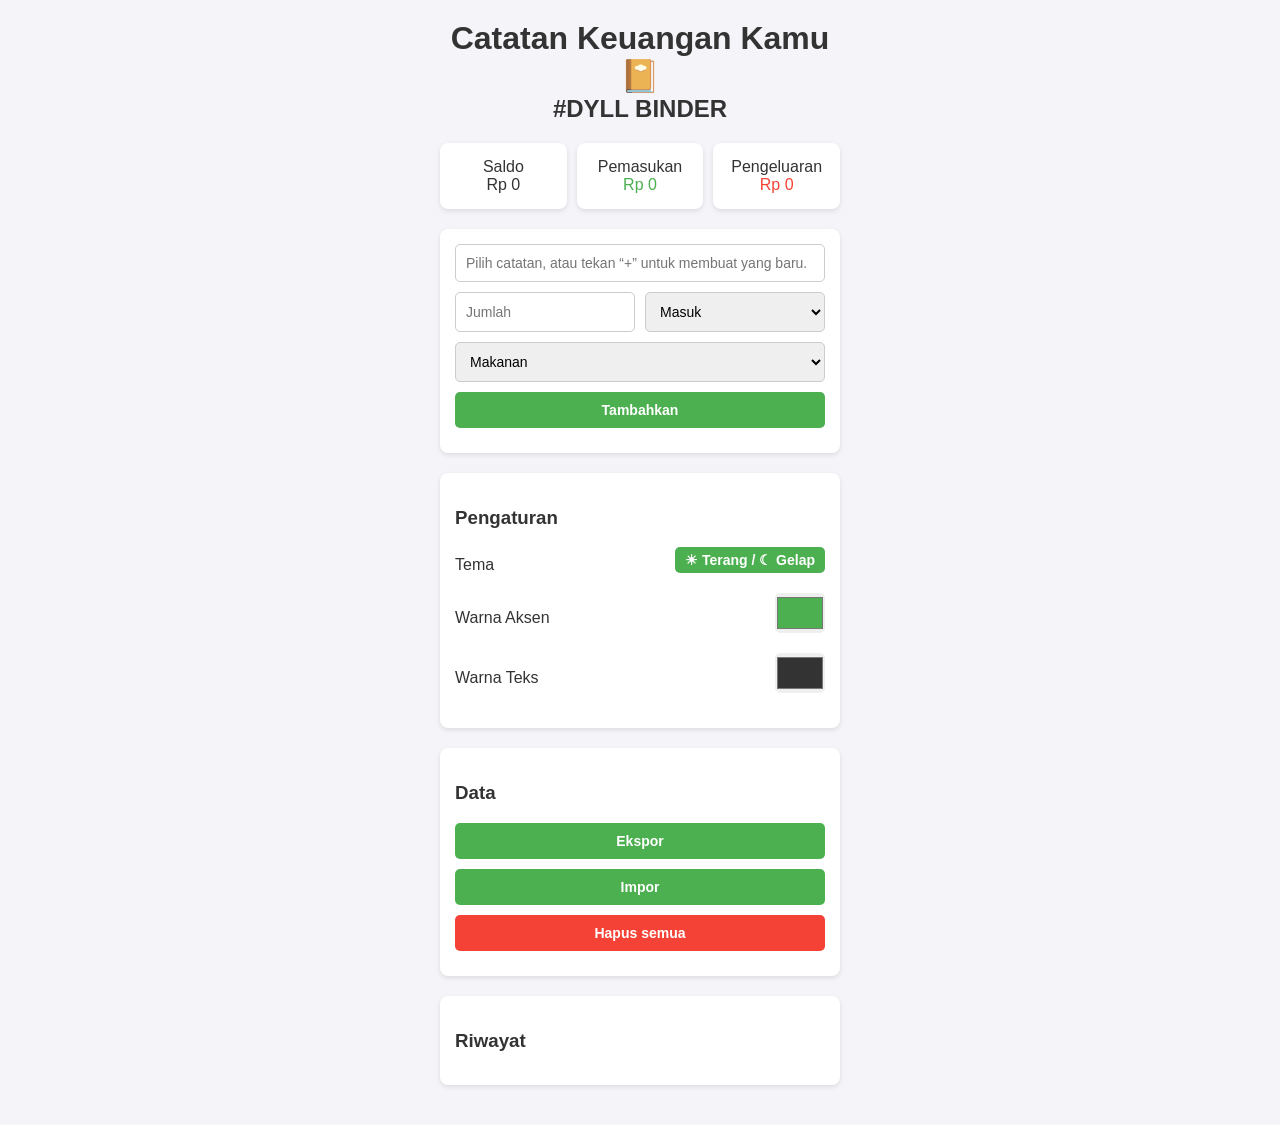
<file: index.html>
<!DOCTYPE html>
<html lang="id">
<head>
    <meta charset="UTF-8">
    <meta name="viewport" content="width=device-width, initial-scale=1.0">
    <title>DYLL BINDER - Catatan Keuangan</title>
    <link rel="stylesheet" href="style.css">
</head>
<body>
    <div class="container">
        <header>
            <h1>Catatan Keuangan Kamu📔</h1>
            <h2>#DYLL BINDER</h2>
        </header>

        <section class="summary">
            <div class="card">Saldo<br><span id="saldo">Rp 0</span></div>
            <div class="card income">Pemasukan<br><span id="pemasukan">Rp 0</span></div>
            <div class="card expense">Pengeluaran<br><span id="pengeluaran">Rp 0</span></div>
        </section>

        <section class="form">
            <input type="text" id="catatan" placeholder="Pilih catatan, atau tekan “+” untuk membuat yang baru.">
            <div class="input-group">
                <input type="number" id="jumlah" placeholder="Jumlah">
                <select id="tipe">
                    <option value="masuk">Masuk</option>
                    <option value="keluar">Keluar</option>
                </select>
            </div>
            <select id="kategori">
                <option value="Makanan">Makanan</option>
                <option value="Transportasi">Transportasi</option>
                <option value="Kuliah">Kuliah</option>
                <option value="Belanja">Belanja</option>
                <option value="Hiburan">Hiburan</option>
                <option value="Lainnya">Lainnya</option>
            </select>
            <button id="btnTambah">Tambahkan</button>
        </section>

        <section class="settings">
            <h3>Pengaturan</h3>
            <div class="setting-item">
                <label>Tema</label>
                <button id="btnTema">☀ Terang / ☾ Gelap</button>
            </div>
            <div class="setting-item">
                <label>Warna Aksen</label>
                <input type="color" id="warnaAksen" value="#4CAF50">
            </div>
            <div class="setting-item">
                <label>Warna Teks</label>
                <input type="color" id="warnaTeks" value="#333333">
            </div>
        </section>

        <section class="data-actions">
            <h3>Data</h3>
            <button id="btnEkspor">Ekspor</button>
            <button id="btnImpor">Impor</button>
            <input type="file" id="fileImpor" accept=".json" hidden>
            <button id="btnHapus" class="danger">Hapus semua</button>
        </section>

        <section class="history">
            <h3>Riwayat</h3>
            <ul id="listCatatan"></ul>
        </section>
    </div>
    <script src="script.js"></script>
</body>
</html>
</file>
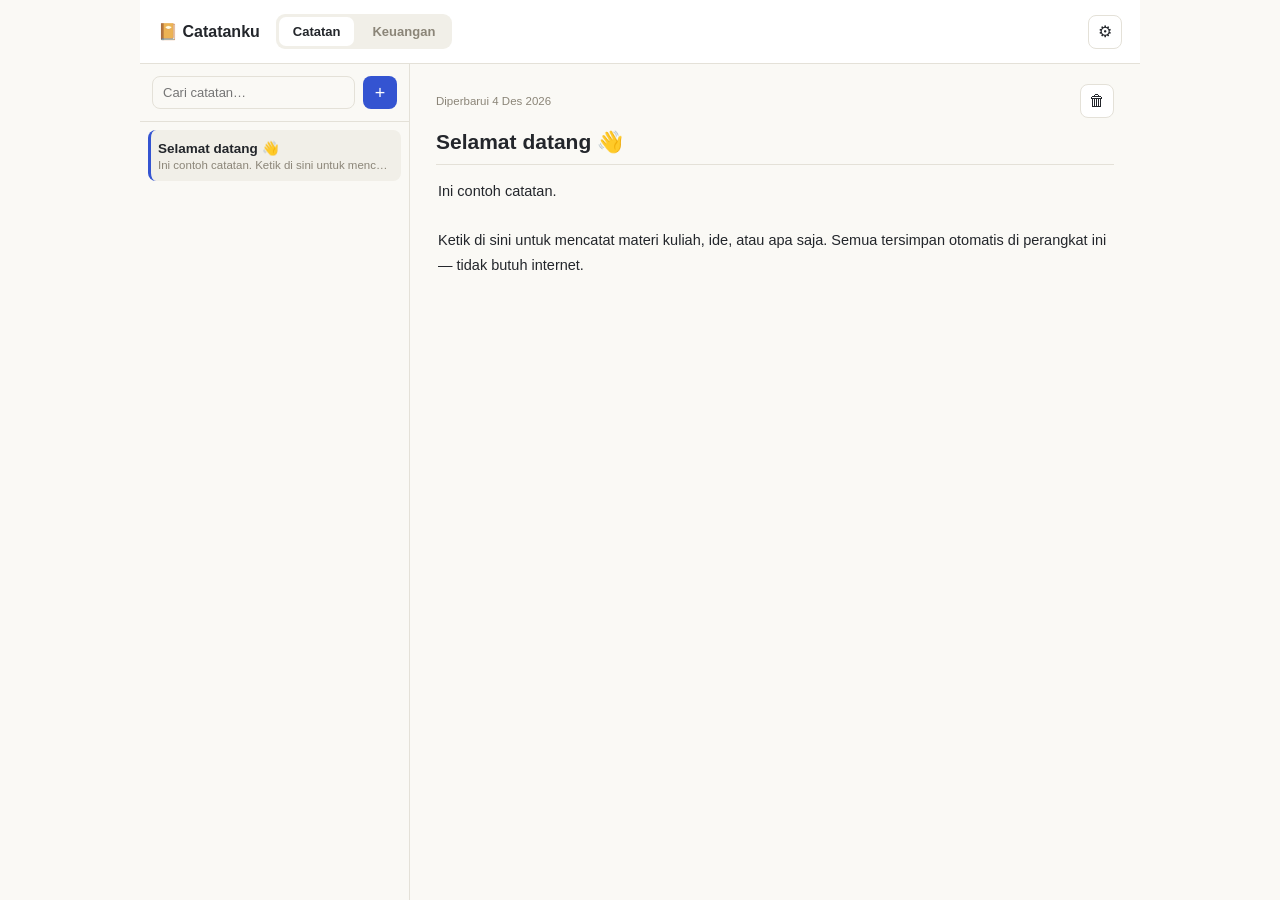
<file: catatanku.html>
<!DOCTYPE html>
<html lang="id" data-theme="light">
<head>
<meta charset="UTF-8" />
<meta name="viewport" content="width=device-width, initial-scale=1, viewport-fit=cover" />
<title>Catatanku — Catatan &amp; Keuangan</title>
<style>
  :root{
    --accent:#3454D1;
    --text:#23262B;
    --bg:#FAF9F5;
    --surface:#FFFFFF;
    --surface-2:#F1EFE8;
    --line:#E4E1D8;
    --muted:#8B8578;
    --danger:#C24B4B;
    --income:#2F8F5B;
    --radius:10px;
  }
  html[data-theme="dark"]{
    --bg:#15171B; --surface:#1C1F24; --surface-2:#23262C; --line:#2C2F36; --muted:#8B909B;
  }
  *{box-sizing:border-box;}
  html,body{height:100%;margin:0;}
  body{
    background:var(--bg); color:var(--text);
    font-family:-apple-system,BlinkMacSystemFont,"Segoe UI",Roboto,Arial,sans-serif;
    font-size:15.5px;
    padding-top:env(safe-area-inset-top,0px);
    padding-bottom:env(safe-area-inset-bottom,0px);
  }
  button,input,textarea,select{font-family:inherit;color:inherit;}
  button{cursor:pointer;}

  .app{display:flex;flex-direction:column;height:100vh;height:100dvh;max-width:1000px;margin:0 auto;}

  /* ---- Header ---- */
  header{
    display:flex;align-items:center;gap:10px;
    padding:14px 18px;border-bottom:1px solid var(--line);
    background:var(--surface);
  }
  header h1{font-size:16px;margin:0;font-weight:700;flex:0 0 auto;}
  .tabs{display:flex;gap:4px;background:var(--surface-2);padding:3px;border-radius:9px;margin-left:6px;}
  .tab-btn{border:none;background:none;padding:7px 14px;border-radius:7px;font-size:13px;font-weight:600;color:var(--muted);}
  .tab-btn.active{background:var(--surface);color:var(--text);}
  .spacer{flex:1;}
  .icon-btn{border:1px solid var(--line);background:var(--surface);border-radius:8px;width:34px;height:34px;display:flex;align-items:center;justify-content:center;font-size:16px;}
  .icon-btn:hover{background:var(--surface-2);}

  /* ---- Panels ---- */
  main{flex:1;min-height:0;position:relative;}
  .panel{display:none;height:100%;overflow:auto;}
  .panel.active{display:flex;flex-direction:column;}

  /* ===== Catatan ===== */
  #panel-notes{flex-direction:row;}
  .notes-side{width:270px;flex:0 0 auto;border-right:1px solid var(--line);display:flex;flex-direction:column;min-height:0;}
  .notes-side__top{padding:12px;display:flex;gap:8px;border-bottom:1px solid var(--line);}
  .notes-side__top input{flex:1;border:1px solid var(--line);border-radius:8px;padding:8px 10px;font-size:13px;outline:none;background:var(--bg);}
  .notes-side__top input:focus{border-color:var(--accent);}
  .btn-add{background:var(--accent);color:#fff;border:none;border-radius:8px;width:34px;font-size:18px;line-height:1;}
  .note-list{overflow-y:auto;flex:1;padding:8px;}
  .note-item{width:100%;text-align:left;border:none;background:none;padding:10px 10px;border-radius:8px;margin-bottom:2px;}
  .note-item:hover{background:var(--surface-2);}
  .note-item.active{background:var(--surface-2);border-left:3px solid var(--accent);padding-left:7px;}
  .note-item__title{font-weight:600;font-size:13.5px;margin:0 0 3px;white-space:nowrap;overflow:hidden;text-overflow:ellipsis;}
  .note-item__snip{font-size:11.5px;color:var(--muted);margin:0;white-space:nowrap;overflow:hidden;text-overflow:ellipsis;}
  .empty-hint{padding:30px 16px;text-align:center;color:var(--muted);font-size:12.5px;}

  .note-edit{flex:1;display:flex;flex-direction:column;padding:20px 26px;min-height:0;}
  .note-edit__bar{display:flex;align-items:center;gap:8px;margin-bottom:8px;}
  .note-edit__bar .muted{font-size:11.5px;color:var(--muted);flex:1;}
  .note-edit input.title{border:none;outline:none;background:none;font-size:21px;font-weight:700;padding:4px 0 10px;border-bottom:1px solid var(--line);margin-bottom:12px;}
  .note-edit textarea{flex:1;border:none;outline:none;resize:none;background:none;font-size:14.5px;line-height:1.7;min-height:0;}
  .note-edit__empty{margin:auto;color:var(--muted);text-align:center;font-size:13px;}

  /* ===== Keuangan ===== */
  #panel-finance{padding:20px 24px;}
  .fin-summary{display:flex;gap:12px;margin-bottom:18px;flex-wrap:wrap;}
  .fin-card{flex:1;min-width:130px;background:var(--surface);border:1px solid var(--line);border-radius:var(--radius);padding:13px 16px;}
  .fin-card__label{font-size:11.5px;color:var(--muted);display:block;margin-bottom:4px;}
  .fin-card__val{font-size:19px;font-weight:700;}
  .fin-card.income .fin-card__val{color:var(--income);}
  .fin-card.expense .fin-card__val{color:var(--danger);}

  .fin-form{display:flex;gap:8px;flex-wrap:wrap;background:var(--surface);border:1px solid var(--line);border-radius:var(--radius);padding:12px;margin-bottom:16px;}
  .fin-form input,.fin-form select{border:1px solid var(--line);border-radius:8px;padding:8px 10px;font-size:13px;background:var(--bg);outline:none;}
  .fin-form input:focus,.fin-form select:focus{border-color:var(--accent);}
  .fin-form input[name="desc"]{flex:1;min-width:120px;}
  .fin-form input[name="amount"]{width:120px;}
  .fin-form button{background:var(--accent);color:#fff;border:none;border-radius:8px;padding:8px 16px;font-weight:700;font-size:13px;}

  .tx-row{display:flex;align-items:center;gap:10px;background:var(--surface);border:1px solid var(--line);border-radius:8px;padding:10px 12px;margin-bottom:6px;}
  .tx-row__dot{width:8px;height:8px;border-radius:50%;flex:0 0 auto;}
  .tx-row__info{flex:1;min-width:0;}
  .tx-row__desc{font-size:13.5px;font-weight:600;margin:0;white-space:nowrap;overflow:hidden;text-overflow:ellipsis;}
  .tx-row__sub{font-size:11px;color:var(--muted);}
  .tx-row__amt{font-weight:700;font-size:13.5px;white-space:nowrap;}
  .tx-row__amt.in{color:var(--income);}
  .tx-row__amt.out{color:var(--danger);}
  .tx-row__del{background:none;border:none;color:var(--muted);font-size:15px;padding:2px 4px;}
  .tx-row__del:hover{color:var(--danger);}

  /* ===== Pengaturan (popover) ===== */
  .settings-pop{
    position:absolute;top:52px;right:16px;background:var(--surface);border:1px solid var(--line);
    border-radius:12px;padding:16px;width:250px;box-shadow:0 8px 24px rgba(0,0,0,.12);
    display:none;z-index:20;
  }
  .settings-pop.open{display:block;}
  .settings-pop h4{margin:0 0 10px;font-size:12.5px;text-transform:uppercase;letter-spacing:.03em;color:var(--muted);}
  .settings-pop h4:not(:first-child){margin-top:16px;}
  .swatch-row{display:flex;gap:8px;flex-wrap:wrap;margin-bottom:8px;}
  .swatch{width:24px;height:24px;border-radius:50%;border:2px solid transparent;}
  .swatch.active{border-color:var(--text);}
  .row{display:flex;align-items:center;justify-content:space-between;font-size:13px;margin-bottom:6px;}
  .row input[type="color"]{width:36px;height:24px;border:1px solid var(--line);border-radius:6px;padding:1px;background:none;}
  .theme-switch{display:flex;background:var(--surface-2);border-radius:8px;padding:2px;gap:2px;}
  .theme-switch button{flex:1;border:none;background:none;padding:6px 0;border-radius:6px;font-size:12px;color:var(--muted);}
  .theme-switch button.active{background:var(--surface);color:var(--text);}
  .data-row{display:flex;gap:6px;margin-top:10px;flex-wrap:wrap;}
  .data-row button{font-size:11.5px;padding:6px 9px;border-radius:7px;border:1px solid var(--line);background:var(--bg);}
  .data-row button:hover{background:var(--surface-2);}

  /* ---- Responsif ---- */
  @media (max-width:700px){
    #panel-notes{flex-direction:column;}
    .notes-side{width:100%;border-right:none;border-bottom:1px solid var(--line);max-height:38vh;}
    .note-edit{padding:16px;}
    header h1{display:none;}
    .settings-pop{right:10px;left:10px;width:auto;}
  }
  @media (prefers-reduced-motion:reduce){*{transition:none!important;}}
  button:focus-visible,input:focus-visible,textarea:focus-visible{outline:2px solid var(--accent);outline-offset:2px;}
</style>
</head>
<body>
<div class="app">

  <header>
    <h1>📔 Catatanku</h1>
    <div class="tabs">
      <button class="tab-btn active" data-tab="notes">Catatan</button>
      <button class="tab-btn" data-tab="finance">Keuangan</button>
    </div>
    <div class="spacer"></div>
    <button class="icon-btn" id="btnSettings" title="Pengaturan tampilan">⚙</button>
  </header>

  <main>
    <!-- ===== CATATAN ===== -->
    <section class="panel active" id="panel-notes">
      <div class="notes-side">
        <div class="notes-side__top">
          <input type="search" id="searchInput" placeholder="Cari catatan…" />
          <button class="btn-add" id="btnNewNote" title="Catatan baru">+</button>
        </div>
        <div class="note-list" id="noteList"></div>
      </div>
      <div class="note-edit" id="noteEdit">
        <div class="note-edit__empty" id="noteEmpty">Pilih catatan, atau tekan “+” untuk membuat yang baru.</div>
        <div id="noteForm" style="display:none;flex:1;flex-direction:column;min-height:0;">
          <div class="note-edit__bar">
            <span class="muted" id="noteMeta"></span>
            <button class="icon-btn" id="btnDeleteNote" title="Hapus">🗑</button>
          </div>
          <input class="title" id="noteTitle" placeholder="Judul catatan" />
          <textarea id="noteContent" placeholder="Tulis materi kuliah, ide, atau apa pun di sini…"></textarea>
        </div>
      </div>
    </section>

    <!-- ===== KEUANGAN ===== -->
    <section class="panel" id="panel-finance">
      <div class="fin-summary">
        <div class="fin-card"><span class="fin-card__label">Saldo</span><span class="fin-card__val" id="statBalance">Rp 0</span></div>
        <div class="fin-card income"><span class="fin-card__label">Pemasukan</span><span class="fin-card__val" id="statIncome">Rp 0</span></div>
        <div class="fin-card expense"><span class="fin-card__label">Pengeluaran</span><span class="fin-card__val" id="statExpense">Rp 0</span></div>
      </div>

      <form class="fin-form" id="txForm">
        <select name="type">
          <option value="expense">Keluar</option>
          <option value="income">Masuk</option>
        </select>
        <input name="desc" placeholder="Catatan (mis. Makan siang)" />
        <input name="amount" type="number" min="0" placeholder="Jumlah (Rp)" required />
        <select name="category">
          <option>Makanan</option><option>Transportasi</option><option>Kuliah</option>
          <option>Belanja</option><option>Hiburan</option><option>Lainnya</option>
        </select>
        <button type="submit">Tambah</button>
      </form>

      <div id="txList"></div>
    </section>
  </main>

  <!-- ===== POPOVER PENGATURAN ===== -->
  <div class="settings-pop" id="settingsPop">
    <h4>Warna aksen</h4>
    <div class="swatch-row" id="accentSwatches"></div>
    <div class="row"><span>Kustom</span><input type="color" id="accentCustom" /></div>

    <h4>Warna teks</h4>
    <div class="row"><span>Kustom</span><input type="color" id="textCustom" /></div>

    <h4>Tema</h4>
    <div class="theme-switch">
      <button data-theme="light" class="active">☀ Terang</button>
      <button data-theme="dark">☾ Gelap</button>
    </div>

    <h4>Data</h4>
    <div class="data-row">
      <button id="btnExport">Ekspor</button>
      <label for="importFile" style="font-size:11.5px;padding:6px 9px;border-radius:7px;border:1px solid var(--line);background:var(--bg);">Impor</label>
      <input type="file" id="importFile" accept="application/json" hidden />
      <button id="btnReset">Hapus semua</button>
    </div>
  </div>
</div>

<script>
(function(){
  "use strict";
  var KEY = "catatanku_simple_v1";

  var ACCENTS = ["#3454D1","#2F8F5B","#A5354B","#B8862B","#1F8A8C","#C2568B"];
  var CAT_COLORS = {Makanan:"#3454D1",Transportasi:"#2F8F5B",Kuliah:"#A5354B",Belanja:"#B8862B",Hiburan:"#1F8A8C",Lainnya:"#C2568B"};

  function uid(){ return Date.now().toString(36) + Math.random().toString(36).slice(2,8); }

  function defaultData(){
    return {
      notes: [
        { id: uid(), title: "Selamat datang 👋", content: "Ini contoh catatan.\n\nKetik di sini untuk mencatat materi kuliah, ide, atau apa saja. Semua tersimpan otomatis di perangkat ini — tidak butuh internet.", updatedAt: Date.now() }
      ],
      expenses: [],
      settings: { accent: "#3454D1", text: "#23262B", theme: "light" }
    };
  }

  function load(){
    try{
      var raw = localStorage.getItem(KEY);
      if(!raw) return defaultData();
      var d = JSON.parse(raw);
      var def = defaultData();
      return {
        notes: Array.isArray(d.notes) ? d.notes : def.notes,
        expenses: Array.isArray(d.expenses) ? d.expenses : def.expenses,
        settings: Object.assign(def.settings, d.settings || {})
      };
    }catch(e){
      console.error("Gagal memuat data, memakai data awal.", e);
      return defaultData();
    }
  }

  var DATA = load();
  var state = { tab: "notes", currentNoteId: DATA.notes[0] ? DATA.notes[0].id : null, search: "" };

  function save(){
    try{ localStorage.setItem(KEY, JSON.stringify(DATA)); }
    catch(e){ console.error("Gagal menyimpan", e); }
  }

  function fmtRp(n){
    var sign = n < 0 ? "-" : "";
    return sign + "Rp " + Math.abs(Math.round(n)).toLocaleString("id-ID");
  }
  function fmtDate(ts){
    return new Date(ts).toLocaleDateString("id-ID",{day:"numeric",month:"short",year:"numeric"});
  }
  function esc(s){
    return (s||"").replace(/[&<>"']/g, function(c){
      return {"&":"&amp;","<":"&lt;",">":"&gt;",'"':"&quot;","'":"&#39;"}[c];
    });
  }
  function debounce(fn, ms){
    var t;
    return function(){
      var args = arguments;
      clearTimeout(t);
      t = setTimeout(function(){ fn.apply(null, args); }, ms);
    };
  }

  /* ---------- Tabs ---------- */
  document.querySelectorAll(".tab-btn").forEach(function(btn){
    btn.addEventListener("click", function(){
      state.tab = btn.dataset.tab;
      document.querySelectorAll(".tab-btn").forEach(function(b){ b.classList.toggle("active", b === btn); });
      document.getElementById("panel-notes").classList.toggle("active", state.tab === "notes");
      document.getElementById("panel-finance").classList.toggle("active", state.tab === "finance");
      if(state.tab === "finance") renderFinance();
    });
  });

  /* ---------- Catatan ---------- */
  function visibleNotes(){
    var list = DATA.notes.slice();
    if(state.search.trim()){
      var q = state.search.trim().toLowerCase();
      list = list.filter(function(n){
        return n.title.toLowerCase().indexOf(q) > -1 || n.content.toLowerCase().indexOf(q) > -1;
      });
    }
    return list.sort(function(a,b){ return b.updatedAt - a.updatedAt; });
  }

  function renderNoteList(){
    var wrap = document.getElementById("noteList");
    var list = visibleNotes();
    wrap.innerHTML = "";
    if(!list.length){
      wrap.innerHTML = '<div class="empty-hint">Belum ada catatan.</div>';
      return;
    }
    list.forEach(function(n){
      var item = document.createElement("button");
      item.className = "note-item" + (n.id === state.currentNoteId ? " active" : "");
      item.innerHTML =
        '<p class="note-item__title">' + esc(n.title || "Tanpa judul") + '</p>' +
        '<p class="note-item__snip">' + esc(n.content).slice(0,60) + '</p>';
      item.addEventListener("click", function(){
        state.currentNoteId = n.id;
        renderNoteList();
        renderNoteEditor();
      });
      wrap.appendChild(item);
    });
  }

  function renderNoteEditor(){
    var note = DATA.notes.find(function(n){ return n.id === state.currentNoteId; });
    var empty = document.getElementById("noteEmpty");
    var form = document.getElementById("noteForm");
    if(!note){ empty.style.display = "block"; form.style.display = "none"; return; }
    empty.style.display = "none"; form.style.display = "flex";
    document.getElementById("noteTitle").value = note.title;
    document.getElementById("noteContent").value = note.content;
    document.getElementById("noteMeta").textContent = "Diperbarui " + fmtDate(note.updatedAt);
  }

  var autosaveNote = debounce(function(){
    var note = DATA.notes.find(function(n){ return n.id === state.currentNoteId; });
    if(!note) return;
    note.title = document.getElementById("noteTitle").value || "Tanpa judul";
    note.content = document.getElementById("noteContent").value;
    note.updatedAt = Date.now();
    save();
    document.getElementById("noteMeta").textContent = "Tersimpan · " + fmtDate(note.updatedAt);
    renderNoteList();
  }, 400);

  document.getElementById("noteTitle").addEventListener("input", autosaveNote);
  document.getElementById("noteContent").addEventListener("input", autosaveNote);

  document.getElementById("btnNewNote").addEventListener("click", function(){
    var note = { id: uid(), title: "Catatan baru", content: "", updatedAt: Date.now() };
    DATA.notes.unshift(note);
    state.currentNoteId = note.id;
    save(); renderNoteList(); renderNoteEditor();
    document.getElementById("noteTitle").focus();
    document.getElementById("noteTitle").select();
  });

  document.getElementById("btnDeleteNote").addEventListener("click", function(){
    var note = DATA.notes.find(function(n){ return n.id === state.currentNoteId; });
    if(!note) return;
    if(!confirm('Hapus catatan "' + note.title + '"?')) return;
    DATA.notes = DATA.notes.filter(function(n){ return n.id !== note.id; });
    state.currentNoteId = null;
    save(); renderNoteList(); renderNoteEditor();
  });

  document.getElementById("searchInput").addEventListener("input", function(e){
    state.search = e.target.value;
    renderNoteList();
  });

  /* ---------- Keuangan ---------- */
  function renderFinance(){
    var list = DATA.expenses.slice().sort(function(a,b){ return b.createdAt - a.createdAt; });
    var income = 0, expense = 0;
    list.forEach(function(e){ if(e.type === "income") income += e.amount; else expense += e.amount; });
    document.getElementById("statIncome").textContent = fmtRp(income);
    document.getElementById("statExpense").textContent = fmtRp(expense);
    document.getElementById("statBalance").textContent = fmtRp(income - expense);

    var wrap = document.getElementById("txList");
    wrap.innerHTML = "";
    if(!list.length){
      wrap.innerHTML = '<div class="empty-hint">Belum ada transaksi. Tambahkan lewat form di atas.</div>';
      return;
    }
    list.forEach(function(e){
      var row = document.createElement("div");
      row.className = "tx-row";
      var color = CAT_COLORS[e.category] || "#8B8578";
      row.innerHTML =
        '<span class="tx-row__dot" style="background:' + color + '"></span>' +
        '<div class="tx-row__info">' +
          '<p class="tx-row__desc">' + esc(e.description || e.category) + '</p>' +
          '<span class="tx-row__sub">' + esc(e.category) + ' · ' + fmtDate(e.createdAt) + '</span>' +
        '</div>' +
        '<span class="tx-row__amt ' + (e.type === "income" ? "in" : "out") + '">' +
          (e.type === "income" ? "+ " : "- ") + fmtRp(e.amount) +
        '</span>' +
        '<button class="tx-row__del" title="Hapus">✕</button>';
      row.querySelector(".tx-row__del").addEventListener("click", function(){
        DATA.expenses = DATA.expenses.filter(function(x){ return x.id !== e.id; });
        save(); renderFinance();
      });
      wrap.appendChild(row);
    });
  }

  document.getElementById("txForm").addEventListener("submit", function(e){
    e.preventDefault();
    var f = e.target;
    var amount = parseFloat(f.amount.value);
    if(!amount || amount <= 0){ alert("Isi jumlah yang valid."); return; }
    DATA.expenses.push({
      id: uid(),
      type: f.type.value,
      description: f.desc.value.trim(),
      category: f.category.value,
      amount: amount,
      createdAt: Date.now()
    });
    save();
    f.reset();
    renderFinance();
  });

  /* ---------- Pengaturan ---------- */
  function applySettings(){
    var s = DATA.settings;
    document.documentElement.style.setProperty("--accent", s.accent);
    document.documentElement.style.setProperty("--text", s.text);
    document.documentElement.setAttribute("data-theme", s.theme);
  }

  function renderSettingsPop(){
    var s = DATA.settings;
    var swatchWrap = document.getElementById("accentSwatches");
    swatchWrap.innerHTML = "";
    ACCENTS.forEach(function(hex){
      var sw = document.createElement("button");
      sw.className = "swatch" + (hex.toLowerCase() === s.accent.toLowerCase() ? " active" : "");
      sw.style.background = hex;
      sw.addEventListener("click", function(){
        s.accent = hex; save(); applySettings(); renderSettingsPop();
      });
      swatchWrap.appendChild(sw);
    });
    document.getElementById("accentCustom").value = s.accent;
    document.getElementById("textCustom").value = s.text;
    document.querySelectorAll(".theme-switch button").forEach(function(b){
      b.classList.toggle("active", b.dataset.theme === s.theme);
    });
  }

  document.getElementById("btnSettings").addEventListener("click", function(){
    document.getElementById("settingsPop").classList.toggle("open");
    renderSettingsPop();
  });
  document.addEventListener("click", function(e){
    var pop = document.getElementById("settingsPop");
    if(pop.classList.contains("open") && !pop.contains(e.target) && e.target.id !== "btnSettings"){
      pop.classList.remove("open");
    }
  });

  document.getElementById("accentCustom").addEventListener("input", function(e){
    DATA.settings.accent = e.target.value; save(); applySettings(); renderSettingsPop();
  });
  document.getElementById("textCustom").addEventListener("input", function(e){
    DATA.settings.text = e.target.value; save(); applySettings();
  });
  document.querySelectorAll(".theme-switch button").forEach(function(btn){
    btn.addEventListener("click", function(){
      DATA.settings.theme = btn.dataset.theme; save(); applySettings(); renderSettingsPop();
    });
  });

  document.getElementById("btnExport").addEventListener("click", function(){
    var blob = new Blob([JSON.stringify(DATA, null, 2)], { type: "application/json" });
    var url = URL.createObjectURL(blob);
    var a = document.createElement("a");
    a.href = url; a.download = "catatanku-cadangan.json";
    document.body.appendChild(a); a.click(); document.body.removeChild(a);
    URL.revokeObjectURL(url);
  });

  document.getElementById("importFile").addEventListener("change", function(e){
    var file = e.target.files[0];
    if(!file) return;
    var reader = new FileReader();
    reader.onload = function(){
      try{
        var parsed = JSON.parse(reader.result);
        var def = defaultData();
        DATA = {
          notes: Array.isArray(parsed.notes) ? parsed.notes : def.notes,
          expenses: Array.isArray(parsed.expenses) ? parsed.expenses : def.expenses,
          settings: Object.assign(def.settings, parsed.settings || {})
        };
        save();
        state.currentNoteId = DATA.notes[0] ? DATA.notes[0].id : null;
        applySettings(); renderNoteList(); renderNoteEditor(); renderFinance(); renderSettingsPop();
        alert("Data berhasil diimpor.");
      }catch(err){
        alert("Gagal mengimpor: file tidak valid.");
      }
    };
    reader.readAsText(file);
    e.target.value = "";
  });

  document.getElementById("btnReset").addEventListener("click", function(){
    if(!confirm("Semua catatan dan transaksi akan dihapus permanen. Lanjutkan?")) return;
    DATA = defaultData();
    save();
    state.currentNoteId = DATA.notes[0] ? DATA.notes[0].id : null;
    applySettings(); renderNoteList(); renderNoteEditor(); renderFinance(); renderSettingsPop();
  });

  /* ---------- Init ---------- */
  applySettings();
  renderNoteList();
  renderNoteEditor();
  renderFinance();
})();
</script>
</body>
</html>
</file>
<file: style.css>
:root {
    --bg: #f4f4f9;
    --text: #333;
    --card-bg: #fff;
    --accent: #4CAF50;
}

[data-theme="dark"] {
    --bg: #222;
    --text: #eee;
    --card-bg: #333;
}

body {
    font-family: Arial, sans-serif;
    background: var(--bg);
    color: var(--text);
    margin: 0;
    padding: 20px;
    display: flex;
    justify-content: center;
}

.container { max-width: 400px; width: 100%; }
header { text-align: center; margin-bottom: 20px; }
h1, h2 { margin: 0; }

.summary { display: flex; gap: 10px; margin-bottom: 20px; }
.card { flex: 1; background: var(--card-bg); padding: 15px; border-radius: 8px; text-align: center; box-shadow: 0 2px 5px rgba(0,0,0,0.1); }
.income span { color: #4CAF50; }
.expense span { color: #f44336; }

.form, .settings, .data-actions, .history { 
    background: var(--card-bg); padding: 15px; border-radius: 8px; margin-bottom: 20px; 
    box-shadow: 0 2px 5px rgba(0,0,0,0.1); 
}

input, select, button { 
    width: 100%; padding: 10px; margin-bottom: 10px; border-radius: 5px; 
    border: 1px solid #ccc; box-sizing: border-box; font-size: 14px;
}
button { background: var(--accent); color: white; border: none; cursor: pointer; font-weight: bold; }
button.danger { background: #f44336; }

.input-group { display: flex; gap: 10px; }
.input-group input, .input-group select { flex: 1; }

.setting-item { display: flex; justify-content: space-between; align-items: center; margin-bottom: 10px; }
.setting-item input[type="color"] { width: 50px; height: 40px; padding: 0; border: none; }
.setting-item button { width: auto; padding: 5px 10px; }

ul { list-style: none; padding: 0; margin: 0; }
li { background: var(--bg); padding: 10px; margin-bottom: 5px; border-radius: 5px; display: flex; justify-content: space-between; }
</file>
